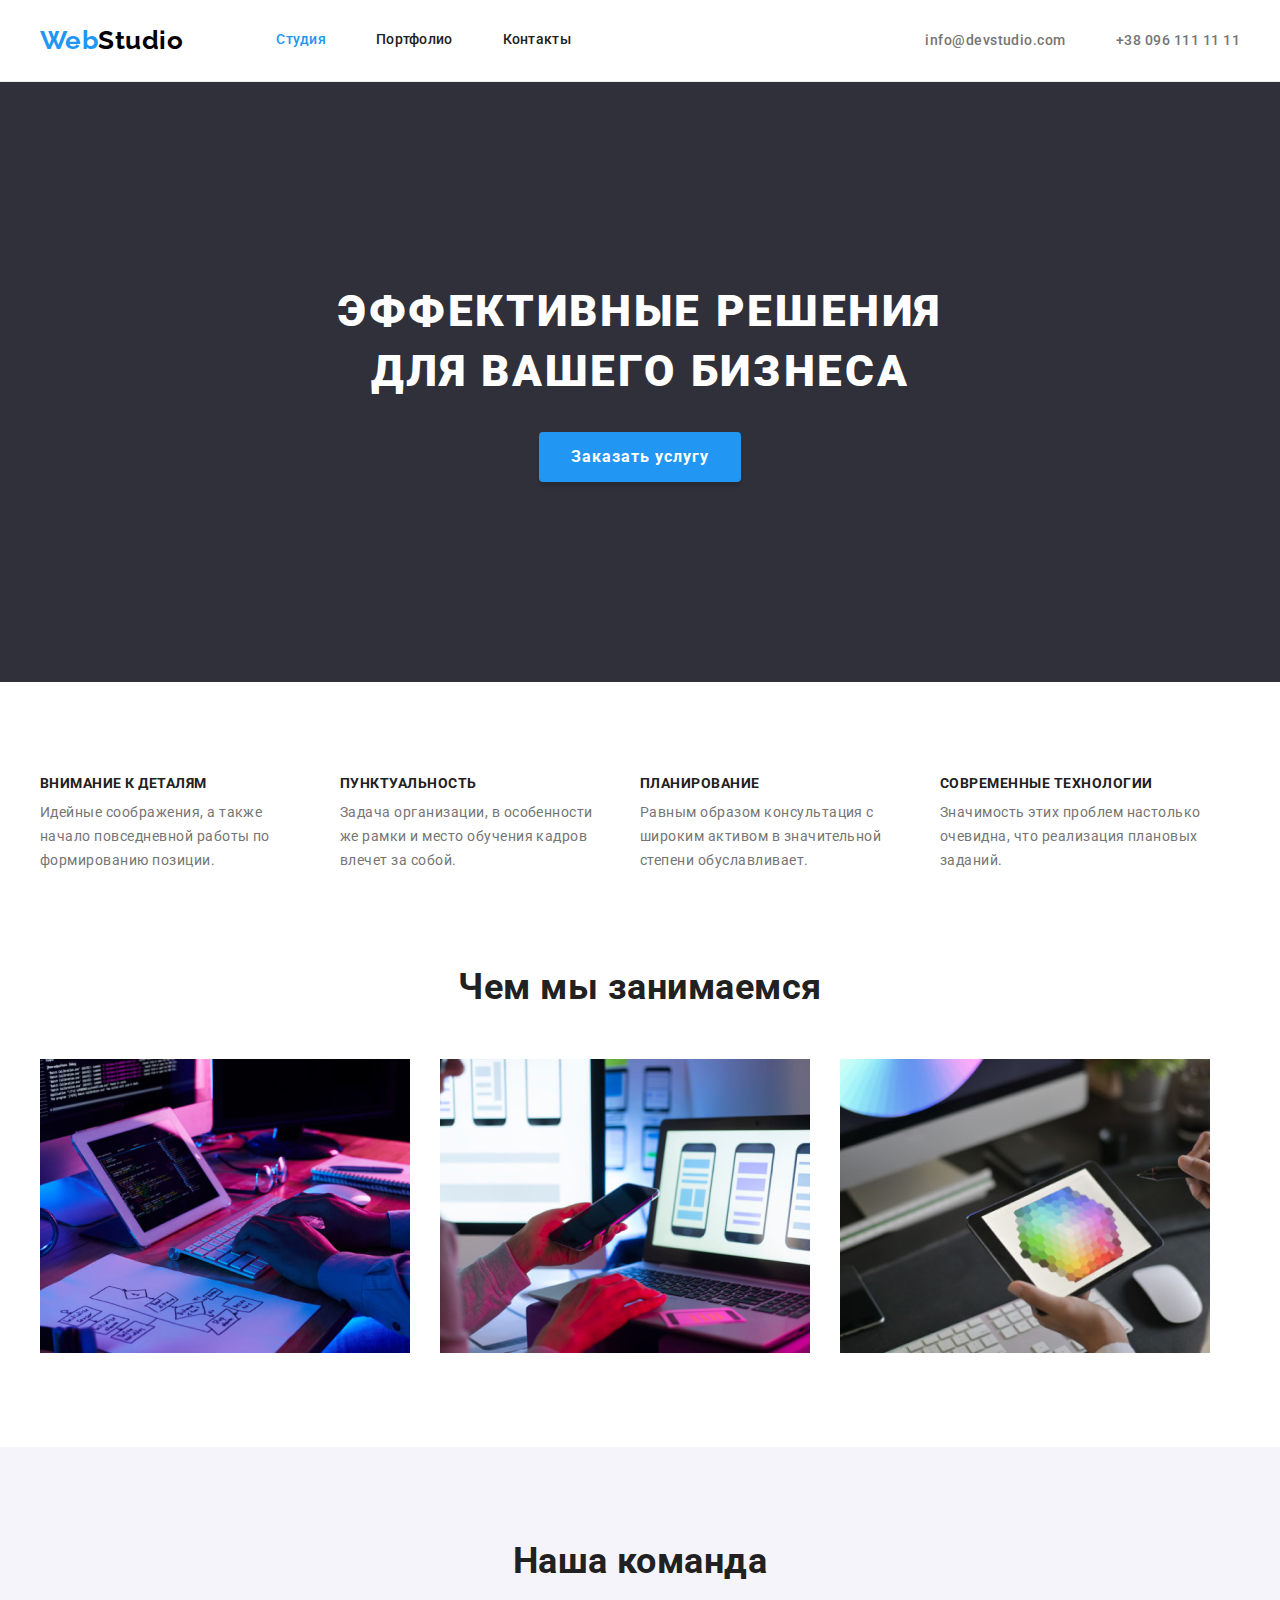
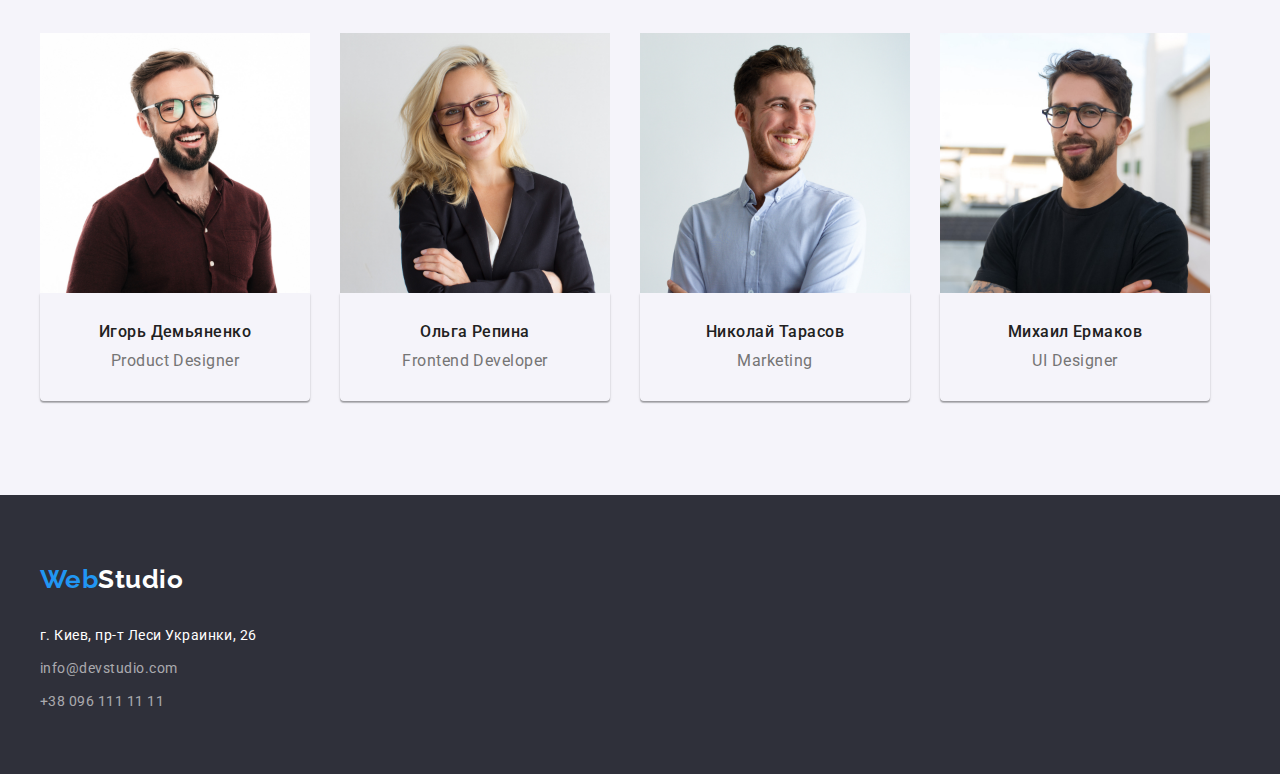
<file: index.html>
<!DOCTYPE html>
<html lang="ru">
  <head>
    <meta charset="UTF-8" />
    <meta http-equiv="X-UA-Compatible" content="IE=edge" />
    <meta name="viewport" content="width=device-width, initial-scale=1.0" />
    <link rel="preconnect" href="https://fonts.googleapis.com" />
    <link rel="preconnect" href="https://fonts.gstatic.com" crossorigin />
    <link
      href="https://fonts.googleapis.com/css2?family=Raleway:wght@700&family=Roboto:wght@400;500;700;900&display=swap"
      rel="stylesheet"
    />
    <link
      rel="stylesheet"
      href="https://cdnjs.cloudflare.com/ajax/libs/modern-normalize/1.1.0/modern-normalize.min.css"
      integrity="sha512-wpPYUAdjBVSE4KJnH1VR1HeZfpl1ub8YT/NKx4PuQ5NmX2tKuGu6U/JRp5y+Y8XG2tV+wKQpNHVUX03MfMFn9Q=="
      crossorigin="anonymous"
      referrerpolicy="no-referrer"
    />
    <link rel="stylesheet" href="css/main.css" />
    <title>Студия</title>
  </head>
  <body>
    <header class="header">
      <div class="container content-header">
        <a href="/index.html" lang="en" class="header-link link">
          <span class="logo">Web</span>Studio
        </a>
        <nav class="nav">
          <ul class="main-nav list">
            <li class="nav-item">
              <a href="index.html" class="main-nav-link link">
                <span class="color-studio">Студия</span></a
              >
            </li>
            <li class="nav-item">
              <a href="./portfolio.html" class="main-nav-link link"> Портфолио</a>
            </li>
            <li class="nav-item">
              <a href="" class="main-nav-link link">Контакты</a>
            </li>
          </ul>
        </nav>
        <ul class="aught-nav list">
          <li class="aught-nav-item">
            <a href="mailto:info@devstudio.com" class="aught-nav-link link">info@devstudio.com</a>
          </li>
          
          <li class="aught-nav-item">
            <a href="tel:+380961111111" class="aught-nav-link link">+38 096 111 11 11</a>
          </li>
        </ul>
      </div>
    </header>
    <main>
      <!-- герой -->
      <section class="hero hero-section">
        <div class="container container-hero">
          <h1 class="hero-title">Эффективные решения для вашего бизнеса</h1>
          <button type="button" class="hero-btn">Заказать услугу</button>
        </div>
      </section>
      <!-- наши цености -->
      <section class="values section">
        <div class="container">
          <h2 class="visually-hidden">Наши цености</h2>
          <ul class="values-lists list">
            <li class="values-list">
              <h3>Внимание к деталям</h3>
              <p>
                Идейные соображения, а также начало повседневной работы по формированию позиции.
              </p>
            </li>
            <li class="values-list">
              <h3>Пунктуальность</h3>
              <p>
                Задача организации, в особенности же рамки и место обучения кадров влечет за собой.
              </p>
            </li>
            <li class="values-list">
              <h3>Планирование</h3>
              <p>
                Равным образом консультация с широким активом в значительной степени обуславливает.
              </p>
            </li>
            <li class="values-list">
              <h3>Современные технологии</h3>
              <p>Значимость этих проблем настолько очевидна, что реализация плановых заданий.</p>
            </li>
          </ul>
        </div>
      </section>
      <!-- о нас -->
      <section class="about section">
        <div class="container">
          <h2>Чем мы занимаемся</h2>
          <ul class="about-lists list">
            <li class="about-list"><img src="Images/img.jpg" alt="Разработка ПО" width="370" /></li>
            <li class="about-list">
              <img src="Images/box2.jpg" alt="Разработка мобильного ПО" width="370" />
            </li>
            <li class="about-list">
              <img src="Images/box3.jpg" alt="Разработка графических приложений" width="370" />
            </li>
          </ul>
        </div>
      </section>
      <!-- команда -->
      <section class="teams section">
        <div class="container">
          <h2>Наша команда</h2>
          <ul class="teams-lists list">
            <li class="team-list">
              <img src="Images/product.jpg" alt="мужчина" width="270" />

              <div class="team-card">
                <h3>Игорь Демьяненко</h3>
                <p lang="en">Product Designer</p>
              </div>
            </li>
            <li class="team-list">
              <img src="Images/front.jpg" alt="женщина" width="270" />
              <div class="team-card">
                <h3>Ольга Репина</h3>
                <p lang="en">Frontend Developer</p>
              </div>
            </li>
            <li class="team-list">
              <img src="Images/marketing.jpg" alt="мужчина" width="270" />
              <div class="team-card">
                <h3>Николай Тарасов</h3>
                <p lang="en">Marketing</p>
              </div>
            </li>
            <li class="team-list">
              <img src="Images/designer.jpg " alt="мужчина" width="270" />
              <div class="team-card">
                <h3>Михаил Ермаков</h3>
                <p lang="en">UI Designer</p>
              </div>
            </li>
          </ul>
        </div>
      </section>
    </main>
    <!-- футтер -->
    <footer class="footer">
      <div class="container container-footer">
        <a href="/index.html" lang="en" class="footer-link link"
          ><span class="logo">Web</span>Studio</a
        >
        <address class="footer-address">
          
            <p>г. Киев, пр-т Леси Украинки, 26</p>
            <ul class="footer-address-list list">
              <li class="footer-address-item">
                <a href="mailto:info@devstudio.com" class="footer-address-link link"
                  >info@devstudio.com</a
                >
              </li>
              <li class="footer-address-item">
                <a href="tel:+380961111111" class="footer-address-link link">+38 096 111 11 11</a>
              </li>
            </ul>
          </div>
        </address>
      </div>
    </footer>
  </body>
</html>
</file>
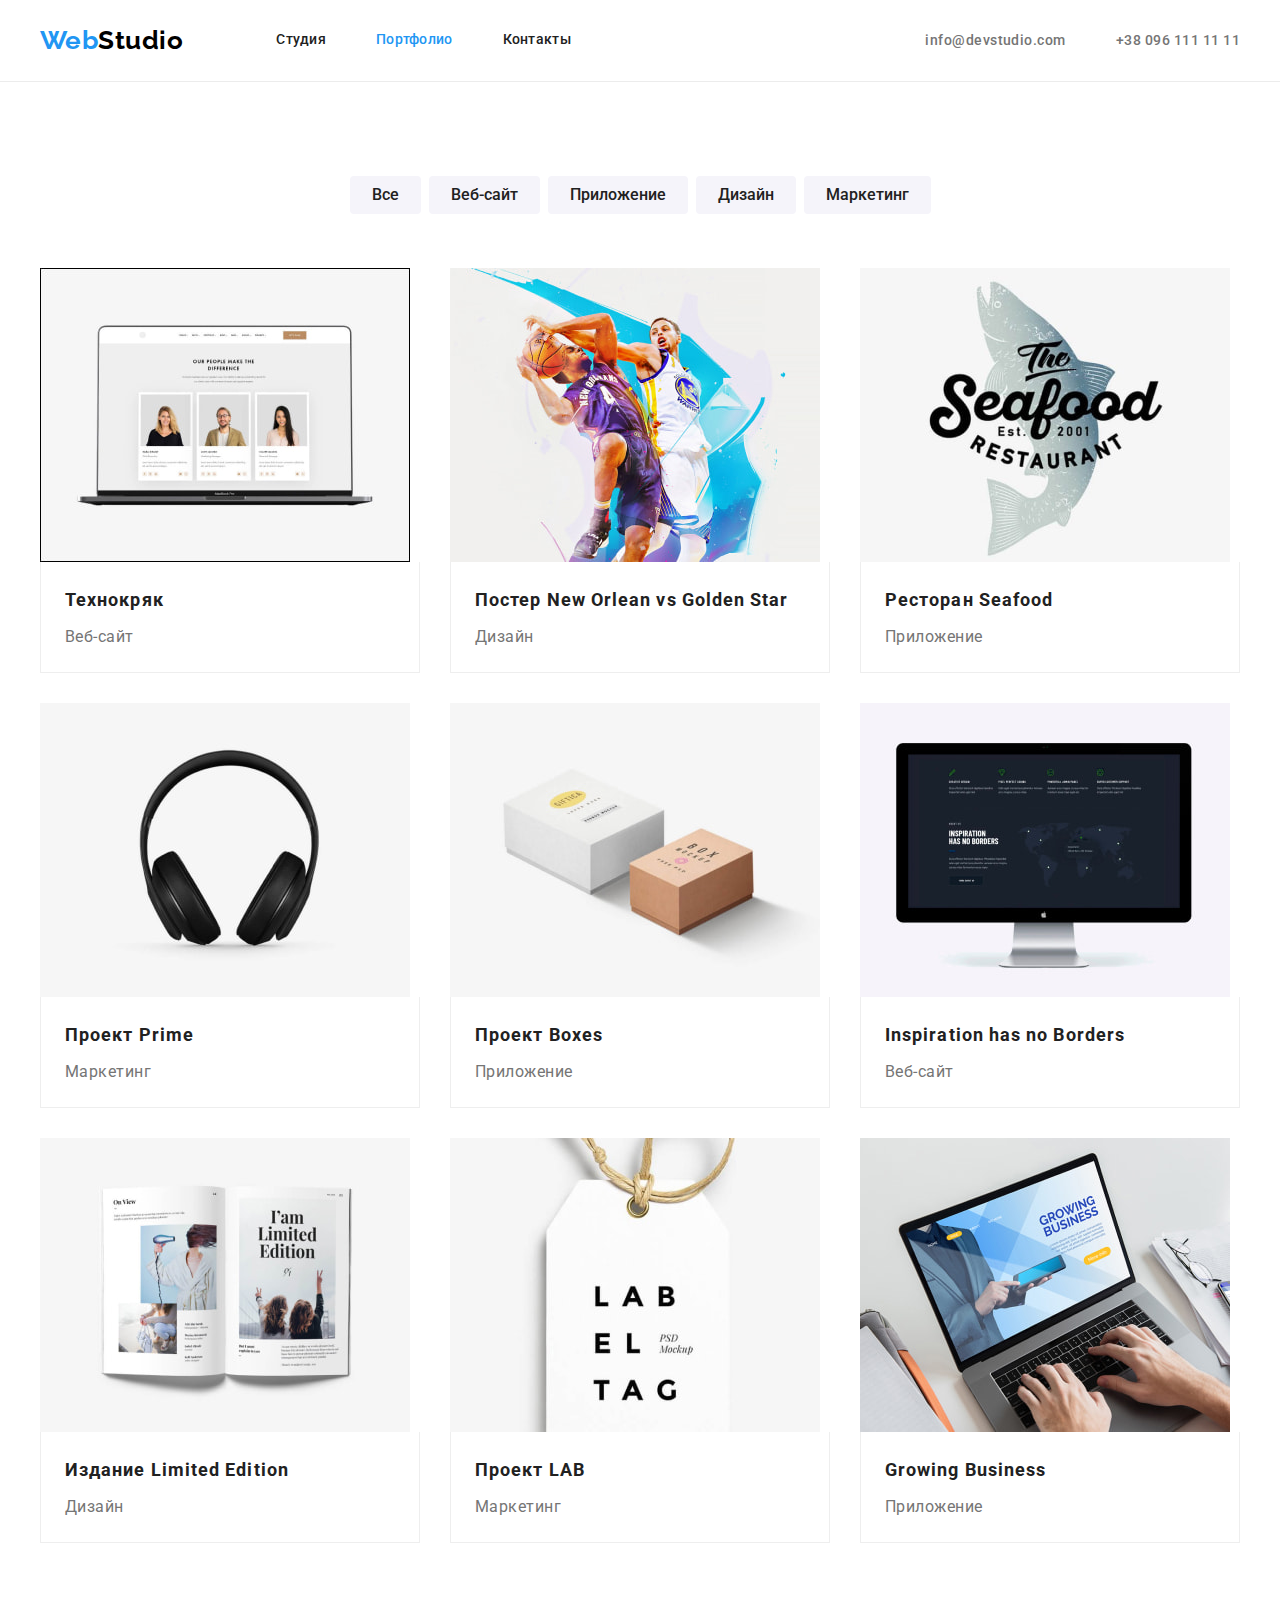
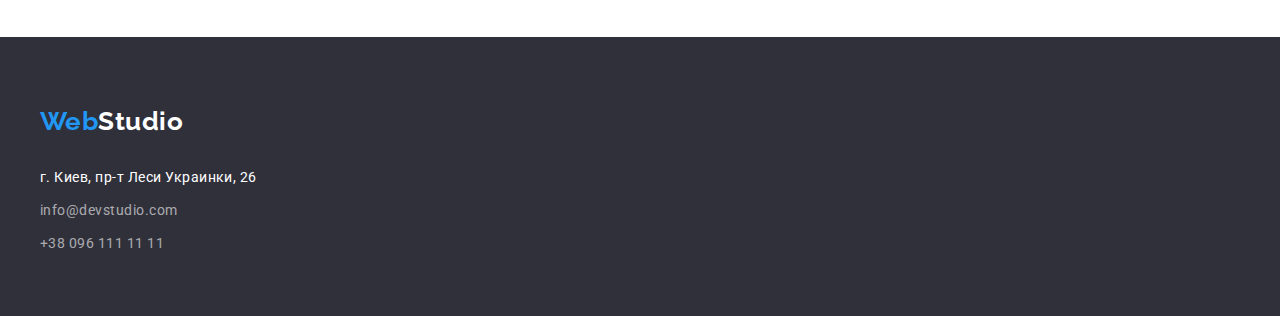
<file: portfolio.html>
<!DOCTYPE html>
<html lang="ru">
  <head>
    <meta charset="UTF-8" />
    <meta http-equiv="X-UA-Compatible" content="IE=edge" />
    <meta name="viewport" content="width=device-width, initial-scale=1.0" />
    <link rel="preconnect" href="https://fonts.googleapis.com" />
    <link rel="preconnect" href="https://fonts.gstatic.com" crossorigin />
    <link
      href="https://fonts.googleapis.com/css2?family=Raleway:wght@700&family=Roboto:wght@400;500;700;900&display=swap"
      rel="stylesheet"
    />
    <link
      rel="stylesheet"
      href="https://cdnjs.cloudflare.com/ajax/libs/modern-normalize/1.1.0/modern-normalize.min.css"
      integrity="sha512-wpPYUAdjBVSE4KJnH1VR1HeZfpl1ub8YT/NKx4PuQ5NmX2tKuGu6U/JRp5y+Y8XG2tV+wKQpNHVUX03MfMFn9Q=="
      crossorigin="anonymous"
      referrerpolicy="no-referrer"
    />
    <link rel="stylesheet" href="css/main.css" />
    <title>Портфолио</title>
  </head>
  <body>
    <header class="header">
      <div class="container content-header">
        <a href="/index.html" lang="en" class="header-link link"
          ><span class="logo">Web</span>Studio</a
        >
        <nav class="nav">
          <ul class="main-nav list">
            <li class="nav-item">
              <a href="index.html" class="main-nav-link link">Студия</a>
            </li>
            <li class="nav-item">
              <a href="./portfolio.html" class="main-nav-link link">
                <span class="color-portfolio">Портфолио</span>
              </a>
              
            </li>
            <li class="nav-item">
              <a href="" class="main-nav-link link">Контакты</a>
            </li>
          </ul>
        </nav>
        <ul class="aught-nav list">
          <li class="aught-nav-item">
            <a href="mailto:info@devstudio.com" class="aught-nav-link link">info@devstudio.com</a>
          </li>
          
          <li class="aught-nav-item"><a href="tel:+380961111111" class="aught-nav-link link">+38 096 111 11 11</a>
          </li>
        </ul>
      </div>
    </header>

    <!-- MAIN -->
    <main>
      <section class="portfolio-section section">
        <!-- кнопки -->
        <div class="container">
          <h1 class="visually-hidden">Наши работы</h1>
          <ul class="buttons list">
            <li class="button-list"><button type="button" class="button">Все</button></li>
            <li class="button-list"><button type="button" class="button">Веб-сайт</button></li>
            <li class="button-list"><button type="button" class="button">Приложение</button></li>
            <li class="button-list"><button type="button" class="button">Дизайн</button></li>
            <li class="button-list"><button type="button" class="button">Маркетинг</button></li>
          </ul>
          <!-- Список работ -->
          <h2 class="visually-hidden">Список работ</h2>
          <ul class="works list">
            <li class="work-item">
              <a href="" class="work-article link">
                <div class="thumb">
                  <img src="Images/crack.jpg" alt="Веб-сайт" width="370" />
                </div>
                <div class="item-content">
                  <h3>Технокряк</h3>
                  <p>Веб-сайт</p>
                </div>
              </a>
            </li>
            <li class="work-item">
              <a href="" class="work-article link">
                <div class="thumb">
                  <img src="Images/poster.jpg" alt="Постер" width="370" />
                </div>
                <div class="item-content">
                  <h3>Постер New Orlean vs Golden Star</h3>
                  <p>Дизайн</p>
                </div>
              </a>
            </li>
            <li class="work-item">
              <a href="" class="work-article link">
                <div class="thumb">
                  <img src="Images/seafood.jpg" alt="Логотип" width="370" />
                </div>
                <div class="item-content">
                  <h3>Ресторан Seafood</h3>
                  <p>Приложение</p>
                </div>
              </a>
            </li>
            <li class="work-item">
              <a href="" class="work-article link">
                <div class="thumb">
                  <img src="Images/prime.jpg" alt="Наушники" width="370" />
                </div>
                <div class="item-content">
                  <h3>Проект Prime</h3>
                  <p>Маркетинг</p>
                </div>
              </a>
            </li>
            <li class="work-item">
              <a href="" class="work-article link">
                <div class="thumb">
                  <img src="Images/Booxes.jpg" alt="Коробки" width="370" />
                </div>
                <div class="item-content">
                  <h3>Проект Boxes</h3>
                  <p>Приложение</p>
                </div>
              </a>
            </li>
            <li class="work-item">
              <a href="" class="work-article link">
                <div class="thumb">
                  <img src="Images/insparation.jpg" alt="Веб-сайт" width="370" />
                </div>
                <div class="item-content">
                  <h3>Inspiration has no Borders</h3>
                  <p>Веб-сайт</p>
                </div>
              </a>
            </li>
            <li class="work-item">
              <a href="" class="work-article link">
                <div class="thumb">
                  <img src="Images/book.jpg" alt="Книга" width="370" />
                </div>
                <div class="item-content">
                  <h3>Издание Limited Edition</h3>
                  <p>Дизайн</p>
                </div>
              </a>
            </li>
            <li class="work-item">
              <a href="" class="work-article link">
                <div class="thumb">
                  <img src="Images/lab.jpg" alt="Лейбла" width="370" />
                </div>
                <div class="item-content">
                  <h3>Проект LAB</h3>
                  <p>Маркетинг</p>
                </div>
              </a>
            </li>
            <li class="work-item">
              <a href="" class="work-article link">
                <div class="thumb">
                  <img src="Images/growing.jpg" alt="Веб-сайт" width="370" />
                </div>
                <div class="item-content">
                  <h3>Growing Business</h3>
                  <p>Приложение</p>
                </div>
              </a>
            </li>
          </ul>
        </div>
      </section>
    </main>
   <footer class="footer">
      <div class="container container-footer">
        <a href="/index.html" lang="en" class="footer-link link"
          ><span class="logo">Web</span>Studio</a
        >
        <address class="footer-address">
          
            <p>г. Киев, пр-т Леси Украинки, 26</p>
            <ul class="footer-address-list list">
              <li class="footer-address-item">
                <a href="mailto:info@devstudio.com" class="footer-address-link link"
                  >info@devstudio.com</a
                >
              </li>
              <li class="footer-address-item">
                <a href="tel:+380961111111" class="footer-address-link link">+38 096 111 11 11</a>
              </li>
            </ul>
          </div>
        </address>
      </div>
    </footer>
  </body>
</html>
</file>
<file: css/main.css>
/* color-hero-logo : FFFFFF 

primary-color-text :  #757575
secondary-color-text : #212121
acent-color #2196F3
*/

:root {
  --primary-color-text: #757575;
  --secondary-color-text: #212121;
  --color-hero: #ffffff;
  --acent-color-button-text: #f5f4fa;
  --acent-color-button-background: #2196f3;
  --acent-color-text: #2196f3;
  --color-button-background: #f5f4fa;
}

body {
  margin: 0;
  font-family: 'Roboto', sans-serif;
  color: var(--primary-color-text);
  font-style: normal;
  letter-spacing: 0.03em;
  font-weight: 400;
}
h1,
h2,
h3,
h4,
p {
  margin-top: 0;
  margin-bottom: 0;
}
img {
  display: block;
  max-width: 100%;
  height: auto;
}
.link {
  color: inherit;
  text-decoration: none;
  padding-left: 0;
  margin-right: 0;
  display: block;
}
.list {
  list-style-type: none;
  padding-left: 0;
  margin-left: 0;
  margin-bottom: 0;
  margin-top: 0;
}
.visually-hidden {
  position: absolute;
  width: 1px;
  height: 1px;
  margin: -1px;
  border: 0;
  padding: 0;

  white-space: nowrap;
  clip-path: inset(100%);
  clip: rect(0 0 0 0);
  overflow: hidden;
}

.header {
  padding-top: 25px;
  padding-bottom: 25px;
  border-bottom: 1px solid #ececec;
}
.content-header {
  display: flex;
  align-items: center;
}

.header-link {
  color: #000000;
  font-family: 'Raleway', sans-serif;

  font-weight: 700;
  font-size: 26px;
  line-height: 1.19;

  margin-right: 93px;
}

.logo {
  color: var(--acent-color-text);
}
.color-studio {
  color: var(--acent-color-text);
}
.color-portfolio {
  color: var(--acent-color-text);
}

.main-nav {
  display: flex;
}

.main-nav .main-nav-link:hover,
.main-nav .main-nav-link:focus {
  color: var(--acent-color-text);
}

.main-nav-link {
  font-weight: 500;
  font-size: 14px;
  line-height: 1.14;
  letter-spacing: 0.02em;
  color: var(--secondary-color-text);
}
.nav-item {
  margin-right: 50px;
}
.nav-item:last-child {
  margin-right: 0;
}

.aught-nav {
  display: flex;
  margin-left: auto;
}
.aught-nav-link {
  font-weight: 500;
  font-size: 14px;
  line-height: 1.71;
}

.aught-nav-item {
  margin-right: 50px;
}
.aught-nav-item:last-child {
  margin-right: 0px;
}

.aught-nav .aught-nav-link:hover,
.aught-nav .aught-nav-link:focus {
  color: var(--acent-color-text);
}

.container {
  width: 1200px;
  margin-left: auto;
  margin-right: auto;
  padding-left: 15px;
  padding-right: 15px;
}

/* герой*/

.hero-section {
  padding-top: 200px;
  padding-bottom: 200px;
}
.hero {
  background-color: #2f303a;
  text-align: center;
}

.hero-title {
  font-weight: 900;
  font-size: 44px;
  line-height: 1.36;

  /* or 136% */

  letter-spacing: 0.06em;
  text-transform: uppercase;
  color: var(--color-hero);

  margin: 0 auto 30px;
  width: 696px;
}

.hero-btn {
  font-family: inherit;
  font-weight: 700;
  font-size: 16px;
  line-height: 1.87;

  letter-spacing: 0.06em;
  align-items: center;
  text-align: center;
  color: var(--color-hero);
  background: #2196f3;
  box-shadow: 0px 4px 4px rgba(0, 0, 0, 0.15);
  border-radius: 4px;
  min-width: 200px;
  padding: 10px 32px;
  border: none;
  cursor: pointer;
}

.section {
  padding-top: 94px;
  padding-bottom: 94px;
}

/* цености */
.values.section {
  padding-bottom: 0;
}
.values-lists {
  display: flex;
}
.values-list {
  margin-right: 30px;
  width: 270px;
}
.values-list:last-child {
  margin-right: 0;
}

.values-list > h3 {
  color: var(--secondary-color-text);
  font-weight: 700;
  font-size: 14px;
  line-height: 1.14;
  text-transform: uppercase;
  margin-bottom: 10px;
}
.values-list > p {
  font-size: 14px;
  line-height: 1.71;
}
/* Рѕ РЅР°СЃ  */
.about h2 {
  font-weight: 700;
  font-size: 36px;
  line-height: 1.16;
  text-align: center;
  color: var(--secondary-color-text);
  margin-bottom: 50px;
}
.about-lists {
  display: flex;
}
.about-list {
  margin-right: 30px;
}
.about-list:last-child {
  margin-right: 0;
}
/* команда  */
.teams.section {
  background: #f5f4fa;
}
.teams-lists {
  display: flex;
}
.teams h2 {
  font-weight: 700;
  font-size: 36px;
  line-height: 1.16;
  text-align: center;
  color: var(--secondary-color-text);
  margin-bottom: 50px;
}
.team-list {
  margin-right: 30px;
  text-align: center;
}
.team-list:last-child {
  margin-right: 0;
}

.team-list h3 {
  font-weight: 500;
  font-size: 16px;
  line-height: 1.18;
  /* identical to box height */
  color: var(--secondary-color-text);
}
.team-list p {
  font-size: 16px;
  line-height: 1.18;
  /* identical to box height */
}

.team-card {
  padding-bottom: 30px;
  padding-top: 30px;
  box-shadow: 0px 1px 3px rgba(0, 0, 0, 0.12), 0px 1px 1px rgba(0, 0, 0, 0.14),
    0px 2px 1px rgba(0, 0, 0, 0.2);
  border-radius: 0px 0px 4px 4px;
}
.team-card > h3 {
  margin-bottom: 10px;
}
/*Футтер */
.footer {
  background-color: #2f303a;
  color: #ffffff;
  padding-top: 60px;
  padding-bottom: 60px;
}

.footer-link {
  font-family: 'Raleway', sans-serif;

  font-weight: 700;
  font-size: 26px;
  line-height: 1.92;
  margin-bottom: 20px;
}

.footer-address > p {
  font-style: normal;
  font-size: 14px;
  line-height: 1.71;
  margin-bottom: 9px;
}

.footer-address-link {
  font-size: 14px;
  line-height: 1.71;
  color: rgba(255, 255, 255, 0.6);
  font-style: normal;
}
.footer-address-item {
  margin-bottom: 9px;
}
.footer-address-item:last-child {
  margin-bottom: 0;
}

.footer-address-list .footer-address-link:hover,
.footer-address-list .footer-address-link:focus {
  color: var(--acent-color-text);
}
/* Портфолио */

.button {
  font-family: inherit;
  font-weight: 500;
  font-size: 16px;
  line-height: 1.62;
  /* identical to box height, or 162% */

  text-align: center;
  color: var(--secondary-color-text);
  background: var(--color-button-background);
  border-radius: 4px;
  border: none;
  cursor: pointer;
  padding: 6px 22px;
}

.buttons {
  display: flex;
  justify-content: center;
  margin-bottom: 54px;
}

.button-list {
  margin-right: 8px;
}

.button-list:last-child {
  margin-right: 0;
}

.buttons .button:hover,
.buttons .button:focus {
  color: var(--acent-color-button-text);
  background: var(--acent-color-button-background);
}

.works {
  display: flex;
  flex-wrap: wrap;
  margin-left: -30px;
  margin-top: -30px;
}
.work-item {
  flex-basis: calc(100% / 3 - 30px);
  margin-left: 30px;
  margin-top: 30px;
}
.work-item h3 {
  color: var(--secondary-color-text);
  font-weight: 700;
  font-size: 18px;
  line-height: 2;
  /* identical to box height, or 200% */
  letter-spacing: 0.06em;
}

.work-item p {
  font-size: 16px;
  line-height: 1.87;

  /* identical to box height, or 187% */
}

.item-content {
  padding: 20px 24px;
  border-right: 1px solid #eeeeee;
  border-bottom: 1px solid #eeeeee;
  border-left: 1px solid #eeeeee;
}

.item-content > h3 {
  margin-bottom: 4px;
}
</file>
